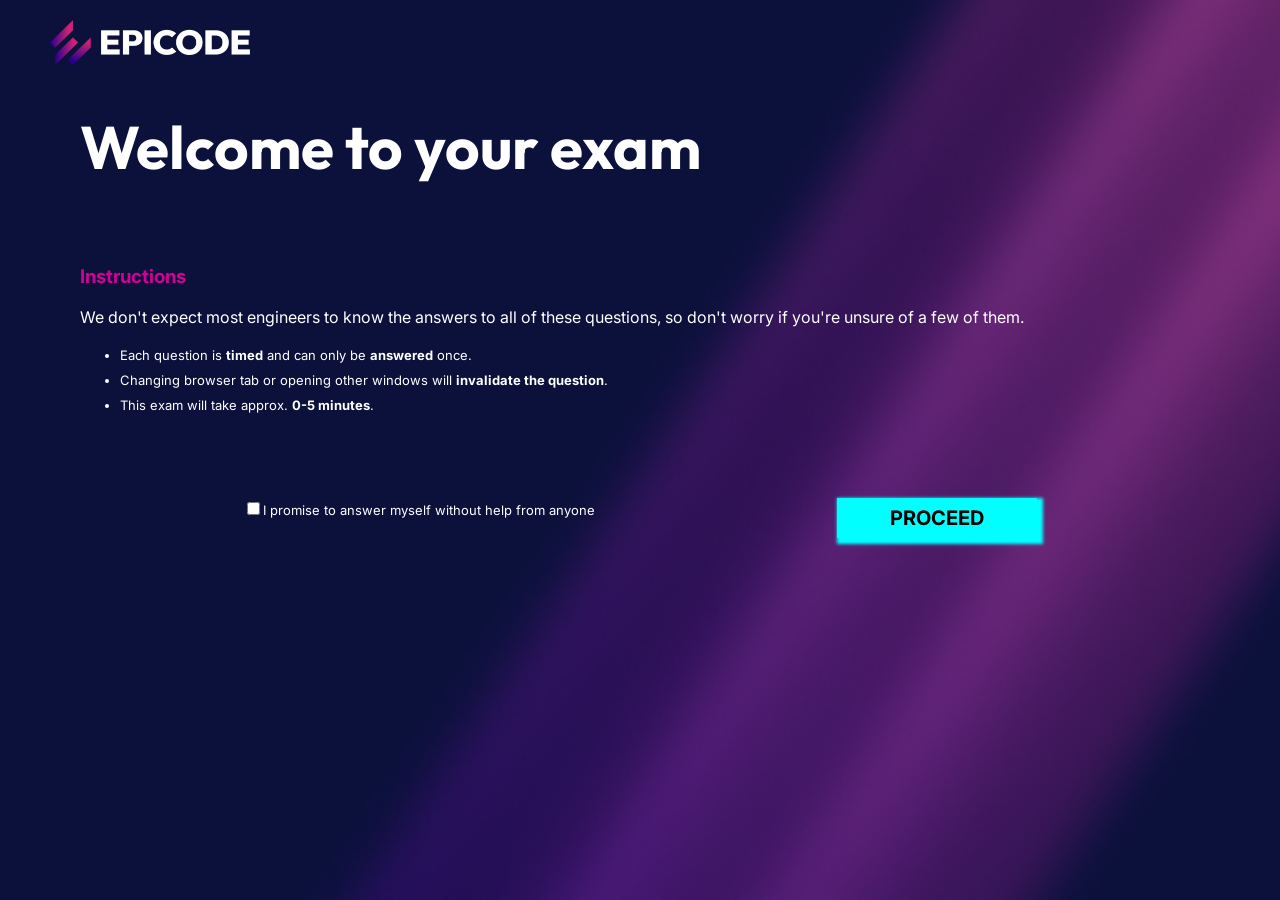
<file: Build Week 1/index.html>
<!DOCTYPE html>
<html lang="en">
<head>
    <meta charset="UTF-8">
    <meta name="viewport" content="width=device-width, initial-scale=1.0">
    <title>Epicode benchmark</title>
    <link rel="stylesheet" href="style.css">
    <style>
        @import url('https://fonts.googleapis.com/css2?family=Inter:wght@400;700&family=Outfit:wght@400;700&display=swap');
    </style>
</head>
<body>

<img class="logo" src="./assets/epicode_logo.png" alt="epicode logo">
    
    <script src="data.js"></script>
    <script src="script.js"></script>
</body>
</html>
</file>
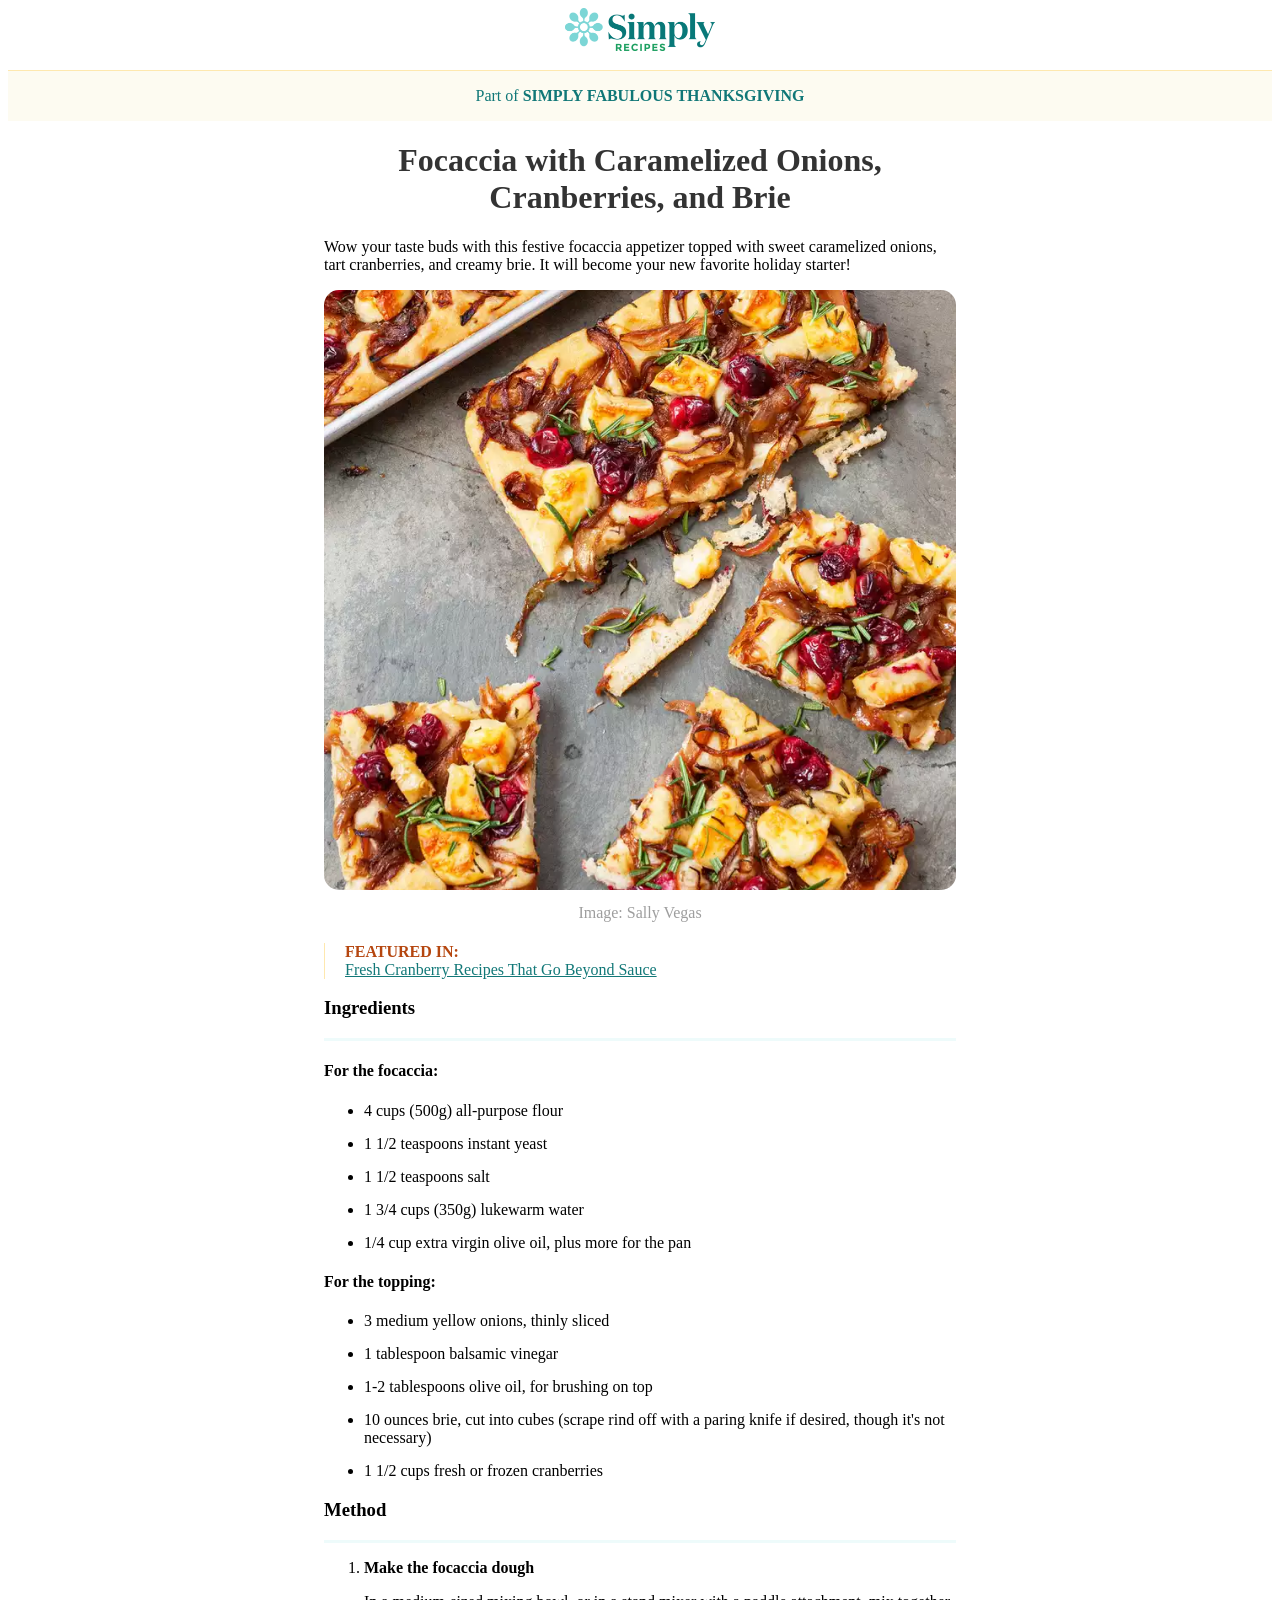
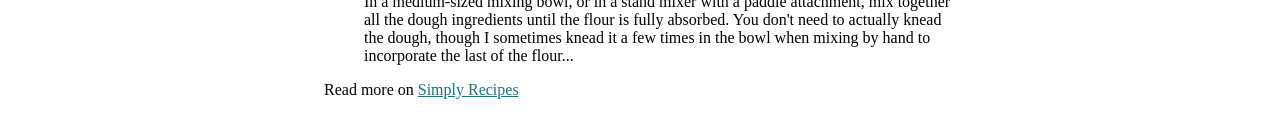
<file: M1/Week1/D1-ricetta/index.html>
<!DOCTYPE html>
<html lang="en">
<head>
    <meta charset="UTF-8">
    <meta name="viewport" content="width=device-width, initial-scale=1.0">
    <title>Documento M1</title>
    <link rel="stylesheet" href="style.css">
</head>
<body>

    <!-- primo elemento da creare: la navbar, che ha due contenitori-->
    <div>
        <nav class="navbar">
            <div>
                <img class="logo" src="./assets/logo.png" alt="logo di Simply Recipes">
            </div>
            <div class="subtitle">
                <p>Part of <span><strong>SIMPLY FABULOUS THANKSGIVING</strong></span></p>
            </div>
        </nav>
    </div>

    <!-- elemento main: solo uno-->
    <main>
        <!-- devo centrare il main come prima cosa-->

        <div class="container">
            <!-- racchiudere in un div per poter applicare la larghezze del 50% *rispetto* al main-->
            <h1>
                Focaccia with Caramelized Onions,<br> Cranberries, and Brie
            </h1>
            <p>
                Wow your taste buds with this festive focaccia appetizer topped with sweet caramelized onions, tart cranberries, and creamy brie. It will become your new favorite holiday starter!
            </p>

            <!-- meglio non mettere l'immagine nello stesso div del titolo, così anche da usare <figure> -->
            <figure><!-- indica un'immagine con caption-->
                <img src="./assets/focaccia.webp" alt="focaccia">
                <figcaption>Image: Sally Vegas</figcaption>
            </figure>
            
            <div class="link-container">
                <h4>FEATURED IN:<br></h4>
                <a href="#">Fresh Cranberry Recipes That Go Beyond Sauce</a>
            </div>
        </div>

        <div class="container">

            <div class="ingredients">
                <h3>Ingredients</h3>
            </div>
            <!-- "for the focaccia" e "for the topping" sono due liste diverse, quindi meglio separarli in due div -->
            <div>
                <h4>For the focaccia:</h4>
                <ul>
                 <li>4 cups (500g) all-purpose flour</li>
                 <li>1 1/2 teaspoons instant yeast</li>
                 <li>1 1/2 teaspoons salt</li>
                 <li>1 3/4 cups (350g) lukewarm water</li>
                 <li>1/4 cup extra virgin olive oil, plus more for the pan</li>
                </ul>
            </div>
                
            <div>
                <h4>For the topping:</h4>
                <ul>
                    <li>3 medium yellow onions, thinly sliced</li>
                    <li>1 tablespoon balsamic vinegar</li>
                    <li>1-2 tablespoons olive oil, for brushing on top</li>
                    <li>10 ounces brie, cut into cubes (scrape rind off with a paring knife if desired, though it's not necessary)</li>
                    <li>1 1/2 cups fresh or frozen cranberries</li>
                </ul>
            </div>
    
            <div class="method">
                <h3>Method</h3>
            </div>
                <ol>
                    <li><strong>Make the focaccia dough</strong></li>
                    <p>In a medium-sized mixing bowl, or in a stand mixer with a paddle attachment, mix together all the dough ingredients until the flour is fully absorbed. You don't need to actually knead the dough, though I sometimes knead it a few times in the bowl when mixing by hand to incorporate the last of the flour...</p>
                </ol>                
                <p>Read more on <span><a href="#">Simply Recipes</a></span></p>
            


        </div>
        
    </main>

</body>
</html>
</file>
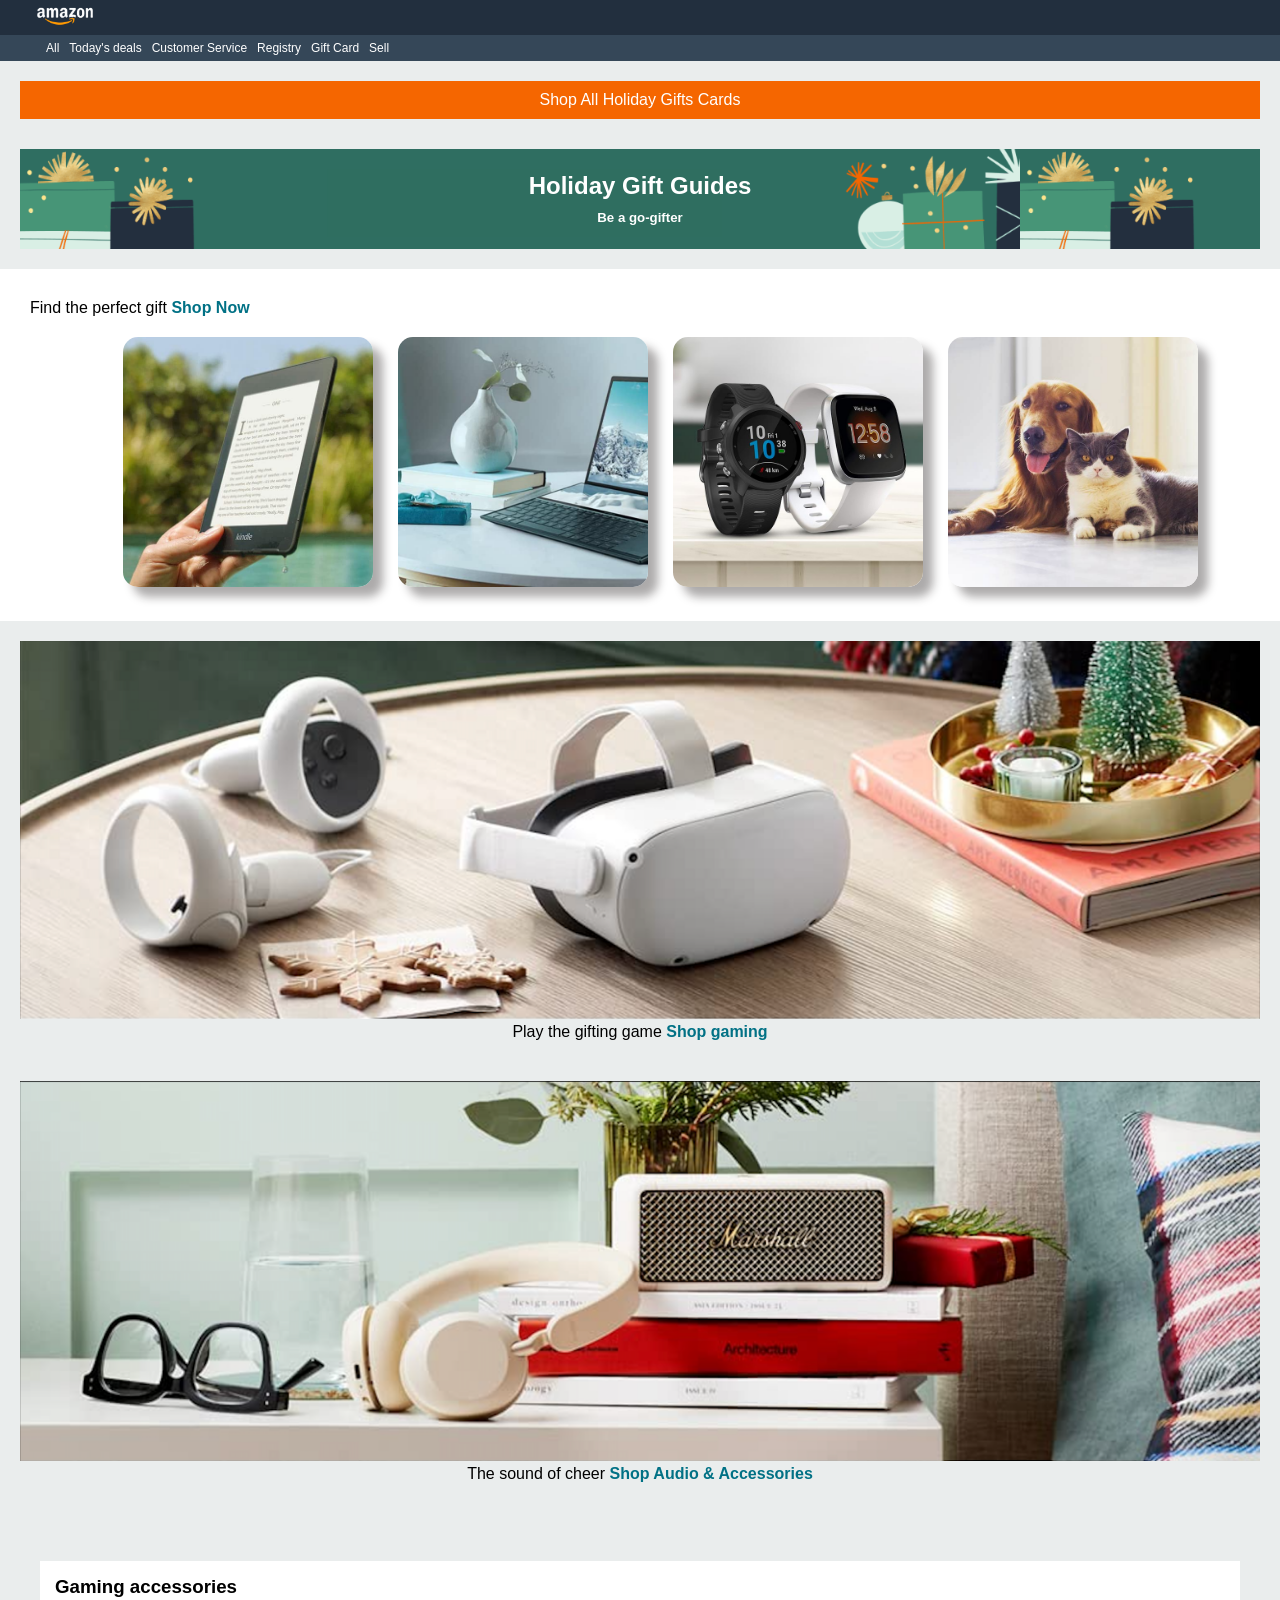
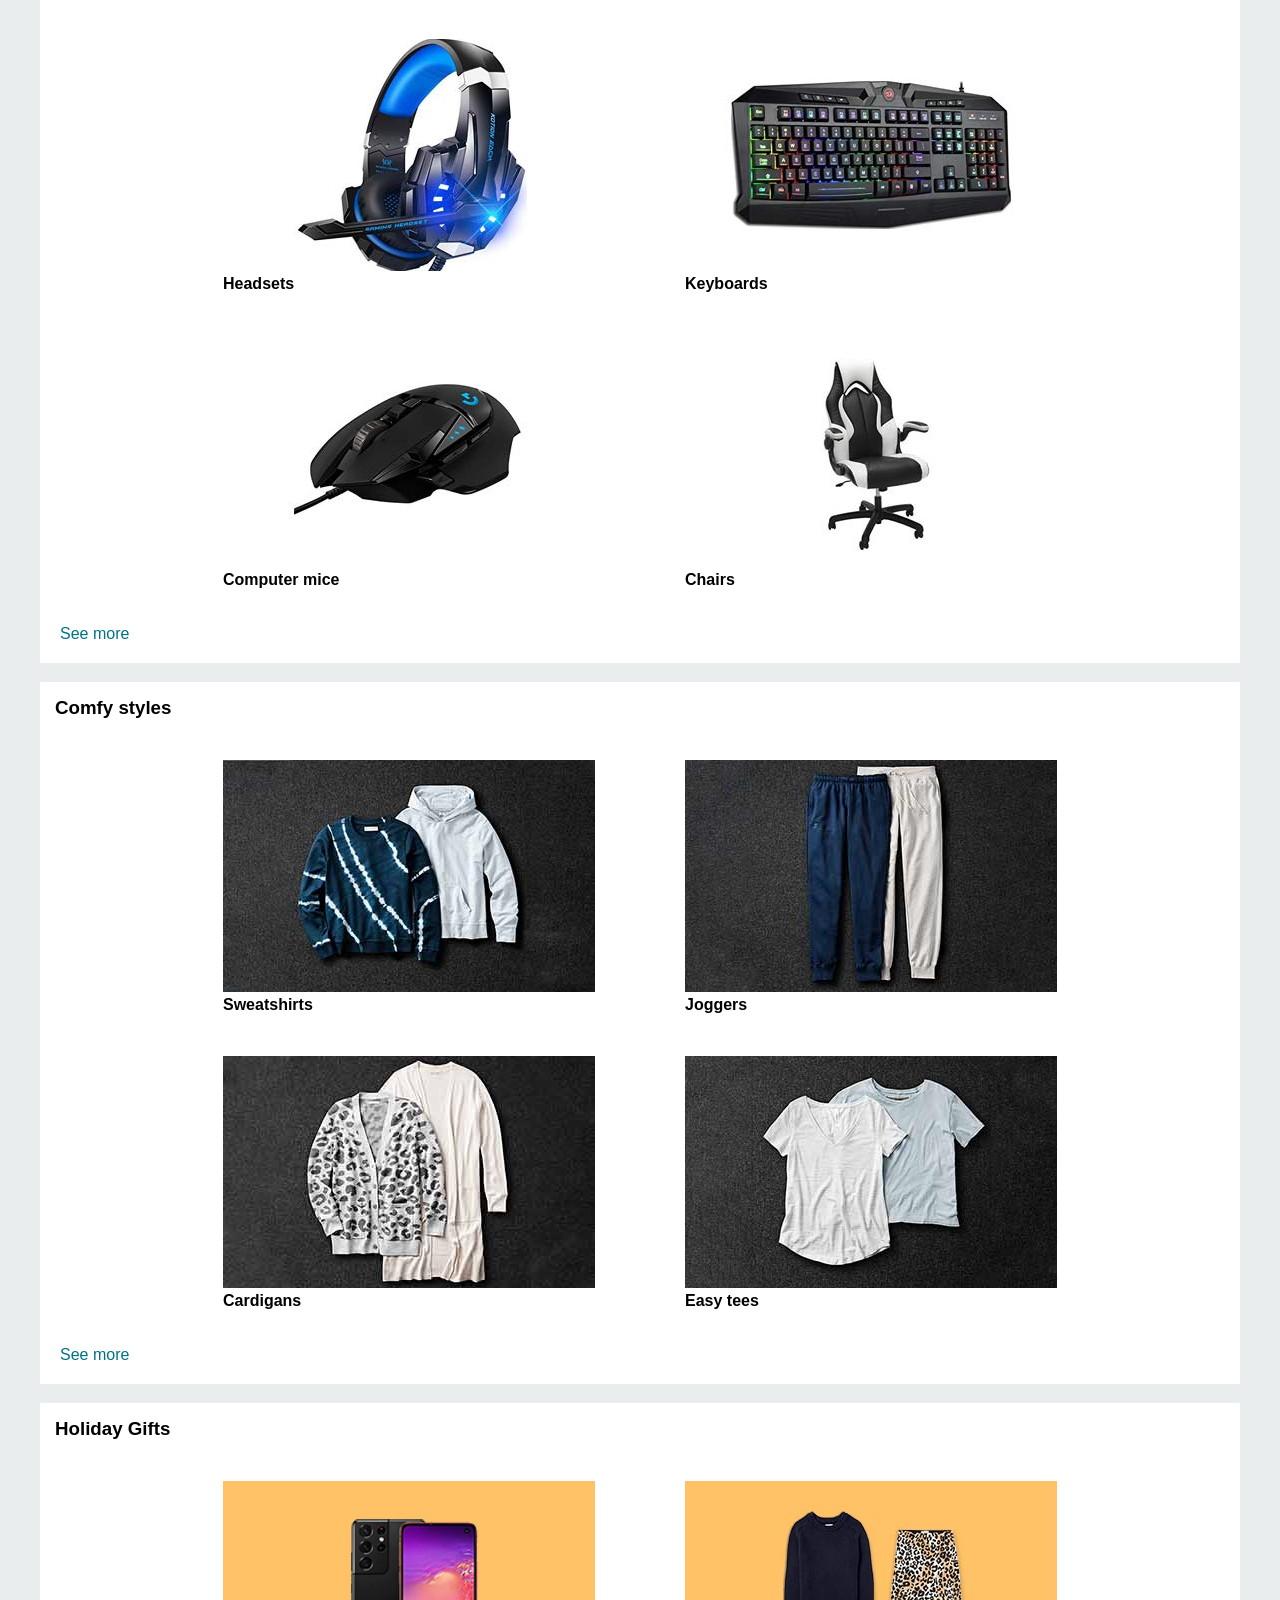
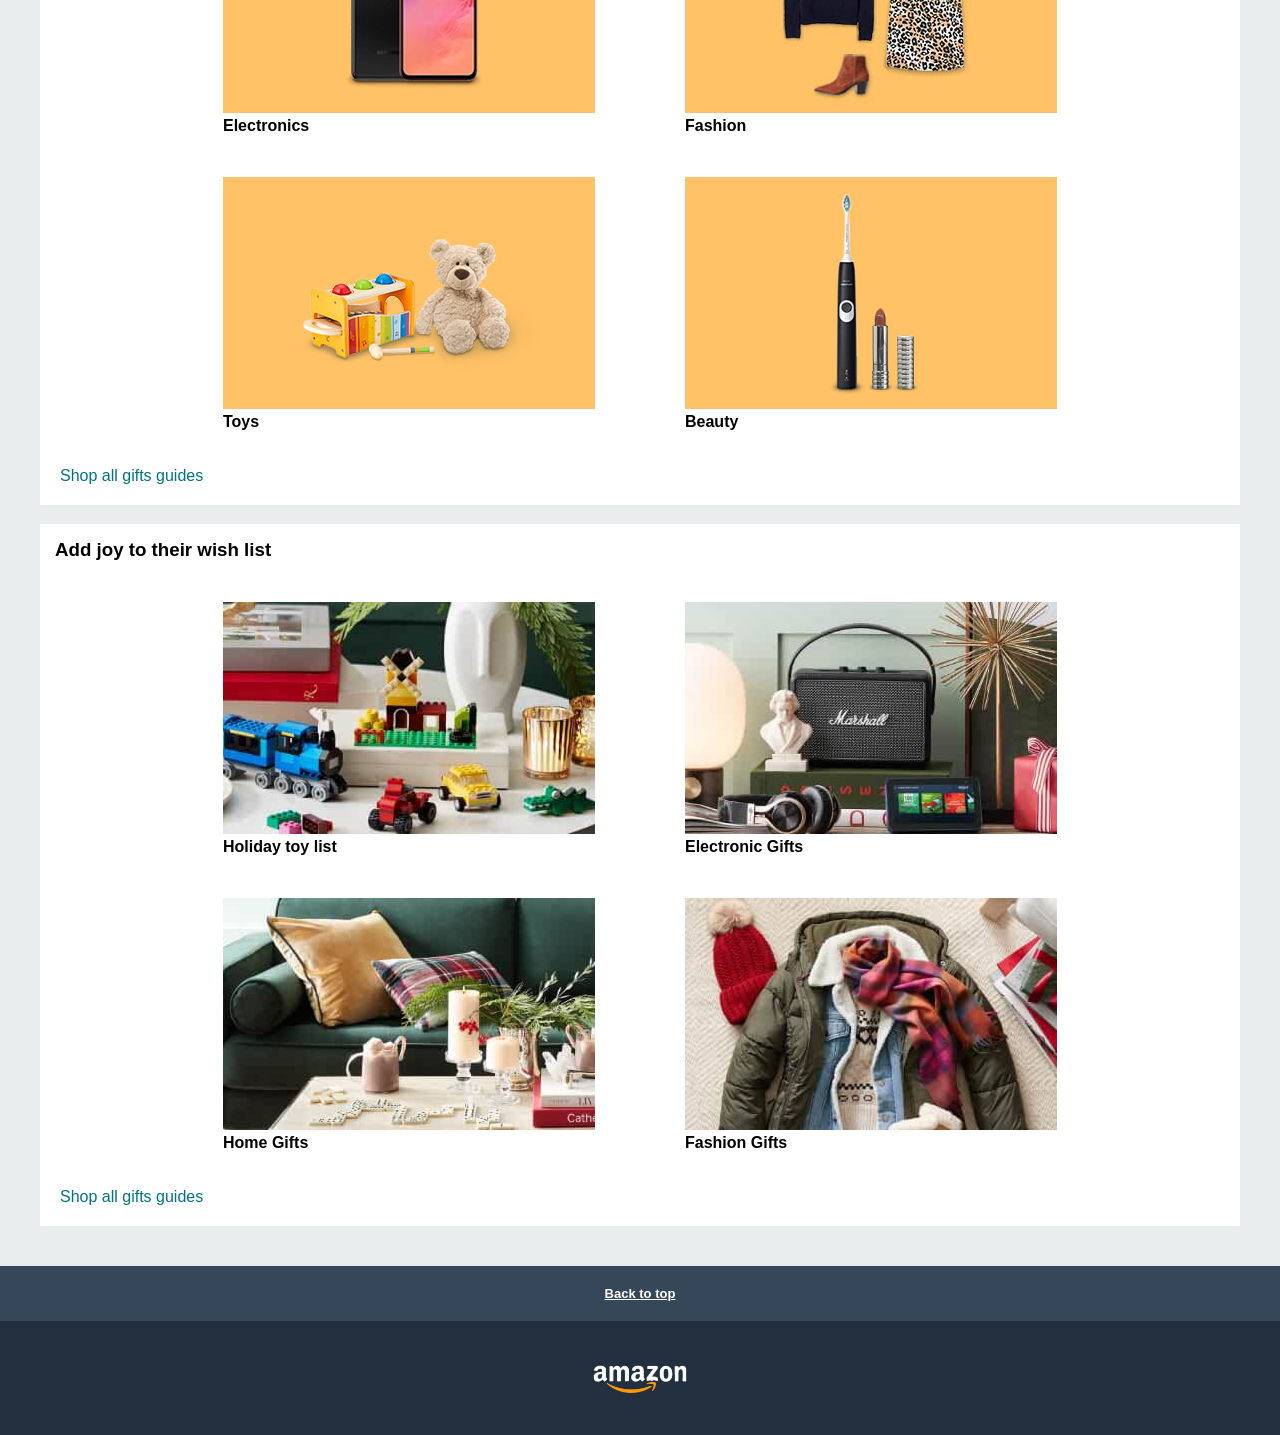
<file: M1/Week1/D4-amazon/index.html>
<!DOCTYPE html>
<html lang="en">
<head>
    <meta charset="UTF-8">
    <meta name="viewport" content="width=device-width, initial-scale=1.0">
    <link rel="stylesheet" href="style.css">
    <title>Amazon</title>
</head>
<body>
    <nav class="navbar">
        <div class="nav-logo">
            <img src="./assets/logo.png" alt="logo amazon">
        </div>
        <!-- shortcut: ul>li*6 e poi TAB -->
        <div class="nav-menu">
            <ul class="navbar-links">
                <li>All</li>
                <li>Today's deals</li>
                <li>Customer Service</li>
                <li>Registry</li>
                <li>Gift Card</li>
                <li>Sell</li>
            </ul>
        </div>
    </nav>

    <header class="spacing banner">
        <div>
            <h4>Shop All Holiday Gifts Cards</h4>
        </div>
        <div class="banner-logoContainer">
            <div class="banner-text"><h2>Holiday Gift Guides</h2><h5>Be a go-gifter</h5></div>
        </div>
    </header>

    <main>
        <!-- la sezione 1 ha un padding -->
        <section class="gift-ideas spacing">
            <div class="gift-ideas-text">Find the perfect gift <span><strong>Shop Now</strong></span></div>
            <div class="gift-ideas-container">
                <div>
                    <img class="product-image" src="./assets/img_1.jpg">
                </div>
                <div><img class="product-image" src="./assets/img_2.jpg"></div>
                <div><img class="product-image" src="./assets/img_3.jpg"></div>
                <div><img class="product-image" src="./assets/img_4.jpg"></div>
            </div>
        </section>

        <section class="second-section spacing">
            <div>
                <img src="./assets/img_9.png" alt="visore">
            </div>
            <div class="second-section-text">Play the gifting game <span><strong>Shop gaming</strong></span></div>
        </section>

        <section class="second-section spacing">
            <div>
                <img src="./assets/img_10.png" alt="cuffie">
            </div>
            <div class="second-section-text">The sound of cheer <span><strong>Shop Audio & Accessories</strong></span></div>
        </section>

        <section class="extra spacing">
            <div class="other-ideas spacing">
                <div class="other-ideas-container">
                    <div><h3>Gaming accessories</h3></div>
                    <div class="other-ideas-container-img">
                        <figure>
                            <img src="./assets/img_15.jpg">
                            <figcaption>Headsets</figcaption>
                        </figure>
                        <figure>
                            <img src="./assets/img_16.jpg">
                            <figcaption>Keyboards</figcaption>
                        </figure>
                        <figure>
                            <img src="./assets/img_17.jpg">
                            <figcaption>Computer mice</figcaption>
                        </figure>
                        <figure>
                            <img src="./assets/img_18.jpg">
                            <figcaption>Chairs</figcaption>
                        </figure>
                    </div>
                    <div class="extra-text spacing">See more</div>
                </div>

                <div class="other-ideas-container">
                    <div><h3>Comfy styles</h3></div>
                    <div class="other-ideas-container-img">
                        <figure>
                            <img src="./assets/img_19.jpg">
                            <figcaption>Sweatshirts</figcaption>
                        </figure>
                        <figure>
                            <img src="./assets/img_20.jpg">
                            <figcaption>Joggers</figcaption>
                        </figure>
                        <figure>
                            <img src="./assets/img_21.jpg">
                            <figcaption>Cardigans</figcaption>
                        </figure>
                        <figure>
                            <img src="./assets/img_22.jpg">
                            <figcaption>Easy tees</figcaption>
                        </figure>
                    </div>
                    <div class="extra-text spacing">See more</div>
                </div>

                <div class="other-ideas-container">
                    <div><h3>Holiday Gifts</h3></div>
                    <div class="other-ideas-container-img">
                        <figure>
                            <img src="./assets/img_11.jpg">
                            <figcaption>Electronics</figcaption>
                        </figure>
                        <figure>
                            <img src="./assets/img_12.jpg">
                            <figcaption>Fashion</figcaption>
                        </figure>
                        <figure>
                            <img src="./assets/img_13.jpg">
                            <figcaption>Toys</figcaption>
                        </figure>
                        <figure>
                            <img src="./assets/img_14.jpg">
                            <figcaption>Beauty</figcaption>
                        </figure>
                    </div>
                    <div class="extra-text spacing">Shop all gifts guides</div>
                </div>

                <div class="other-ideas-container">
                    <div><h3>Add joy to their wish list</h3></div>
                    <div class="other-ideas-container-img">
                        <figure>
                            <img src="./assets/img_24.jpg">
                            <figcaption>Holiday toy list</figcaption>
                        </figure>
                        <figure>
                            <img src="./assets/img_25.jpg">
                            <figcaption>Electronic Gifts</figcaption>
                        </figure>
                        <figure>
                            <img src="./assets/img_26.jpg">
                            <figcaption>Home Gifts</figcaption>
                        </figure>
                        <figure>
                            <img src="./assets/img_27.jpg">
                            <figcaption>Fashion Gifts</figcaption>
                        </figure>
                    </div>
                    <div class="extra-text spacing">Shop all gifts guides</div>
                </div>
            </div>
        </section>
    </main>

    <footer>
        <div class="footer-link spacing">
            <a href="#">Back to top</a>
        </div>
        <div class="footer-logo">
            <img src="./assets/logo.png">
        </div>
    </footer>
</body>
</html>
</file>
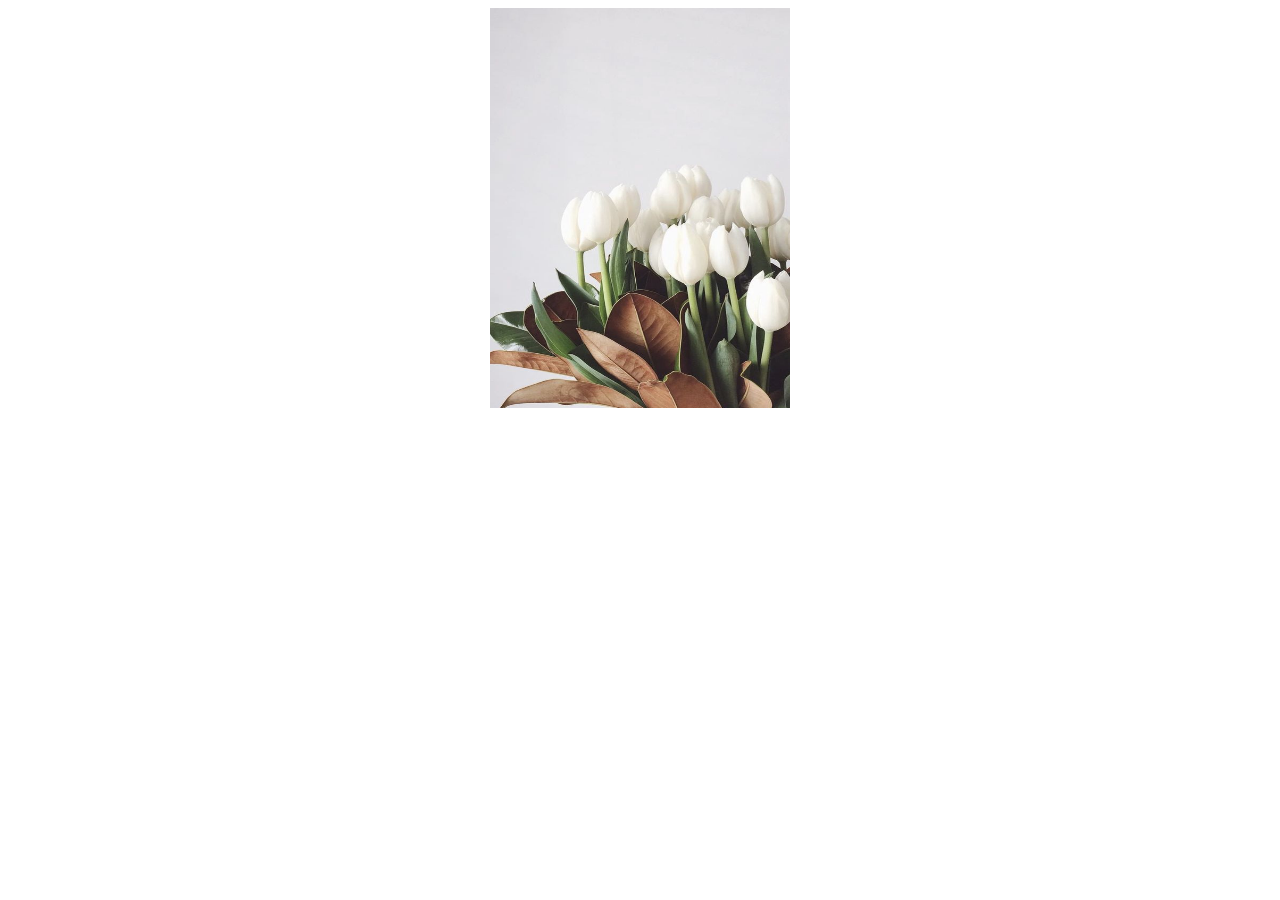
<file: M1/Week2/D1-pinterest/index.html>
<!DOCTYPE html>
<html lang="en">
<head>
    <meta charset="UTF-8">
    <meta name="viewport" content="width=device-width, initial-scale=1.0">
    <title>Pinterest</title>
    <link rel="stylesheet" href="https://cdnjs.cloudflare.com/ajax/libs/font-awesome/6.4.2/css/all.min.css" integrity="sha512-z3gLpd7yknf1YoNbCzqRKc4qyor8gaKU1qmn+CShxbuBusANI9QpRohGBreCFkKxLhei6S9CQXFEbbKuqLg0DA==" crossorigin="anonymous" referrerpolicy="no-referrer" />
    <link rel="stylesheet" href="style.css">
</head>

<body>
    <!-- il padre è contenitore relative, il figlio un contenitore absolute -->
    <div class="card">
        <img src="./assets/tulips.jpg" alt="tulips">
        <div class="button-container">
            <button class="save-button">Save</button>
        </div>
        <div class="share-buttons">
            <button class="grey-button"><i class="fa-solid fa-arrow-up-right-from-square"></i> wholeblossom.com</button>
            <button class="grey-button"><i class="fa-solid fa-arrow-up-from-bracket"></i></button>
            <button class="grey-button"><i class="fa-solid fa-ellipsis"></i></button>
        </div>
    </div>
</body>
</html>
</file>
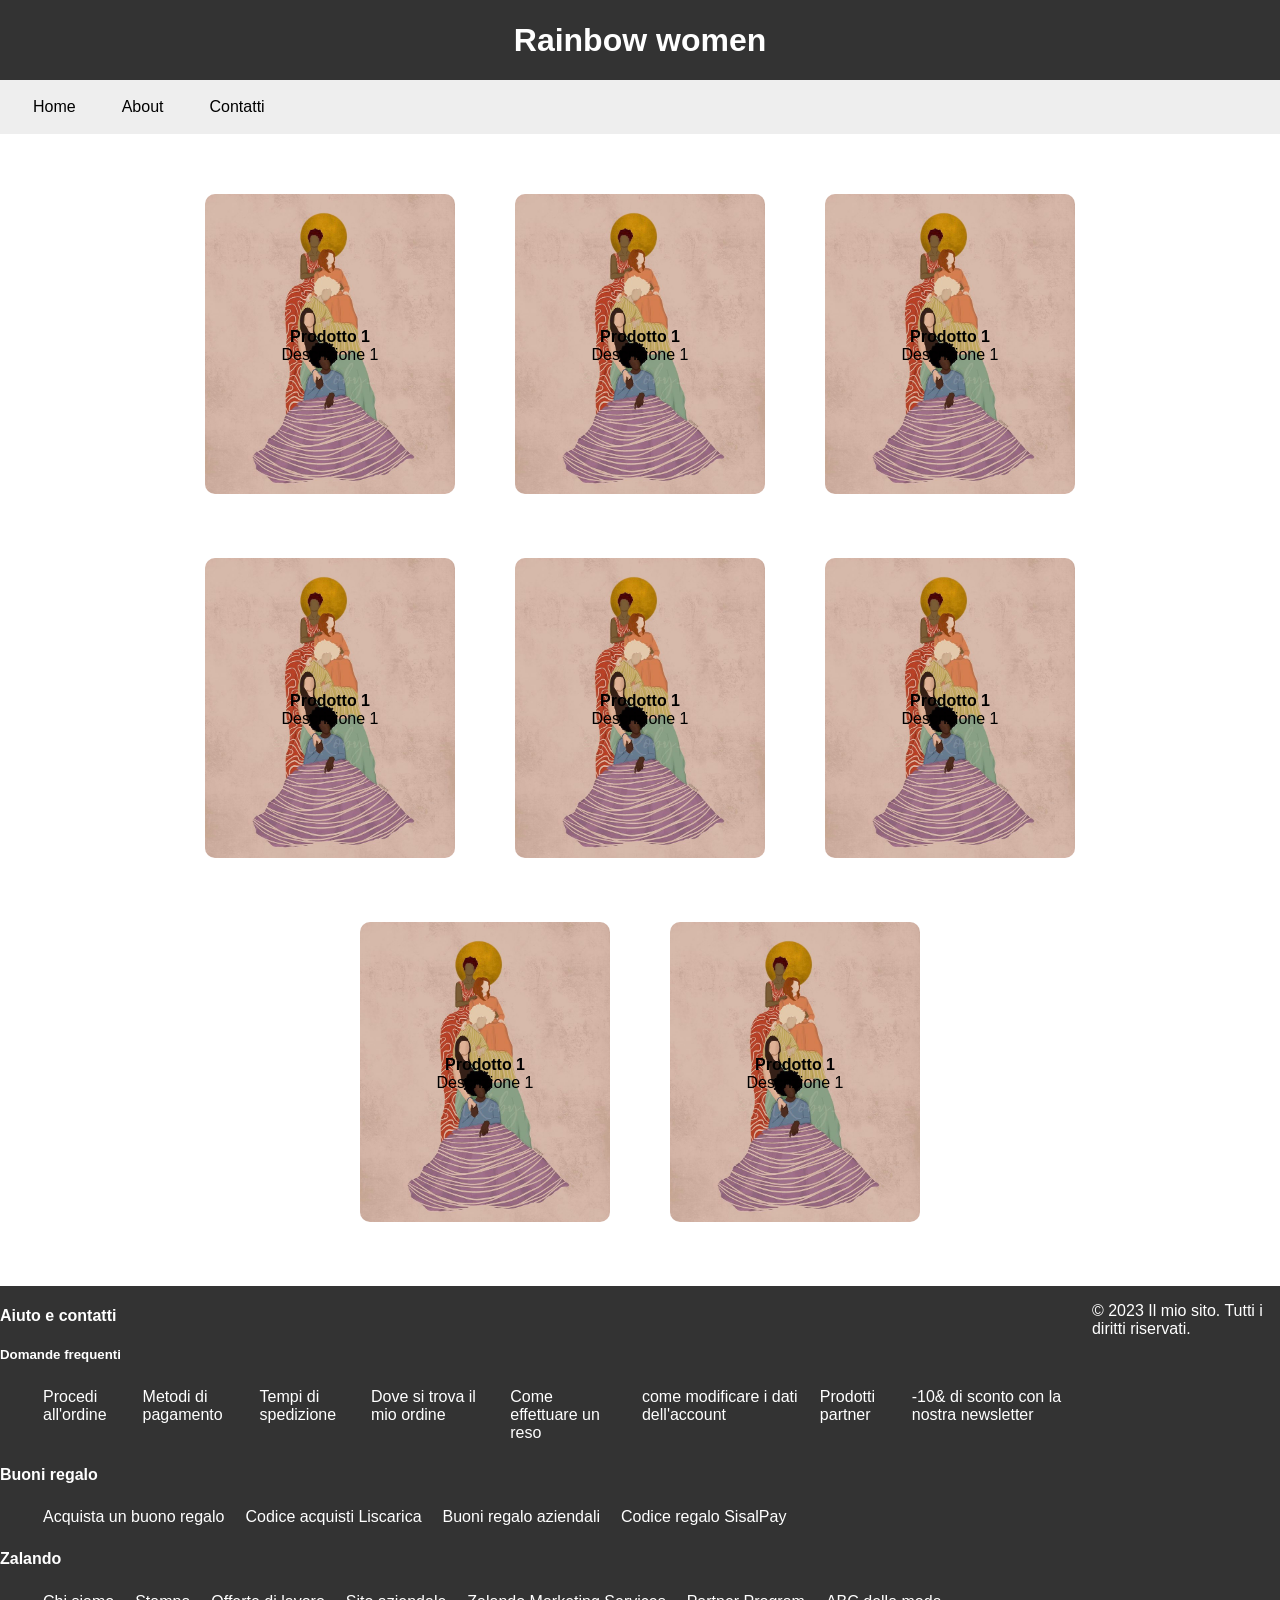
<file: M1/Week2/D3/index.html>
<!DOCTYPE html>
<html lang="en">
<head>
    <meta charset="UTF-8">
    <meta name="viewport" content="width=device-width, initial-scale=1.0">
    <title>Rainbow women</title>
    <link rel="stylesheet" href="style.css">
</head>
<body>

    <header>
        <div class="nav-title">
            <h1>Rainbow women</h1>
        </div>
    </header>
    
    <nav>
        <div class="navbar-links">
            <ul>
                <li>Home</li>
                <li>About</li>
                <li>Contatti</li>
            </ul>
        </div>
    </nav>

    <main>
        <section>
            <div class="product">
                <figure>
                    <img src="./assets/rainbow women.jpg" alt="women">
                </figure>
                <div class="figure-text">
                    <h4>Prodotto 1</h4>
                    <p>Descrizione 1</p>
                </div>
            </div>
            <div class="product">
                <figure>
                    <img src="./assets/rainbow women.jpg" alt="women">
                </figure>
                <div class="figure-text">
                    <h4>Prodotto 1</h4>
                    <p>Descrizione 1</p>
                </div>
            </div>
            <div class="product">
                <figure>
                    <img src="./assets/rainbow women.jpg" alt="women">
                </figure>
                <div class="figure-text">
                    <h4>Prodotto 1</h4>
                    <p>Descrizione 1</p>
                </div>
            </div>
            <div class="product">
                <figure>
                    <img src="./assets/rainbow women.jpg" alt="women">
                </figure>
                <div class="figure-text">
                    <h4>Prodotto 1</h4>
                    <p>Descrizione 1</p>
                </div>
            </div>
            <div class="product">
                <figure>
                    <img src="./assets/rainbow women.jpg" alt="women">
                </figure>
                <div class="figure-text">
                    <h4>Prodotto 1</h4>
                    <p>Descrizione 1</p>
                </div>
            </div>
            <div class="product">
                <figure>
                    <img src="./assets/rainbow women.jpg" alt="women">
                </figure>
                <div class="figure-text">
                    <h4>Prodotto 1</h4>
                    <p>Descrizione 1</p>
                </div>
            </div>
            <div class="product">
                <figure>
                    <img src="./assets/rainbow women.jpg" alt="women">
                </figure>
                <div class="figure-text">
                    <h4>Prodotto 1</h4>
                    <p>Descrizione 1</p>
                </div>
            </div>
            <div class="product">
                <figure>
                    <img src="./assets/rainbow women.jpg" alt="women">
                </figure>
                <div class="figure-text">
                    <h4>Prodotto 1</h4>
                    <p>Descrizione 1</p>
                </div>
            </div>
        </section>
    </main>

    <footer>
        <div class="useful-links">
            <div class="FAQ">
                <h4>Aiuto e contatti</h4>
                <h5>Domande frequenti</h5>
                <ul>
                    <li>Procedi all'ordine</li>
                    <li>Metodi di pagamento</li>
                    <li>Tempi di spedizione</li>
                    <li>Dove si trova il mio ordine</li>
                    <li>Come effettuare un reso</li>
                    <li>come modificare i dati dell'account</li>
                    <li>Prodotti partner</li>
                    <li>-10& di sconto con la nostra newsletter</li>
                </ul>
            </div>
            <div class="FAQ">
                <h4>Buoni regalo</h4>
                <ul>
                    <li>Acquista un buono regalo</li>
                    <li>Codice acquisti Liscarica</li>
                    <li>Buoni regalo aziendali</li>
                    <li>Codice regalo SisalPay</li>
                </ul>
            </div>
            <div class="FAQ">
                <h4>Zalando</h4>
                <ul>
                    <li>Chi siamo</li>
                    <li>Stampa</li>
                    <li>Offerte di lavoro</li>
                    <li>Sito aziendale</li>
                    <li>Zalando Marketing Services</li>
                    <li>Partner Program</li>
                    <li>ABC della moda</li>
                </ul>
            </div>
        </div>
        <p>© 2023 Il mio sito. Tutti i diritti riservati.</p>
        
    </footer>
</body>
</html>
</file>
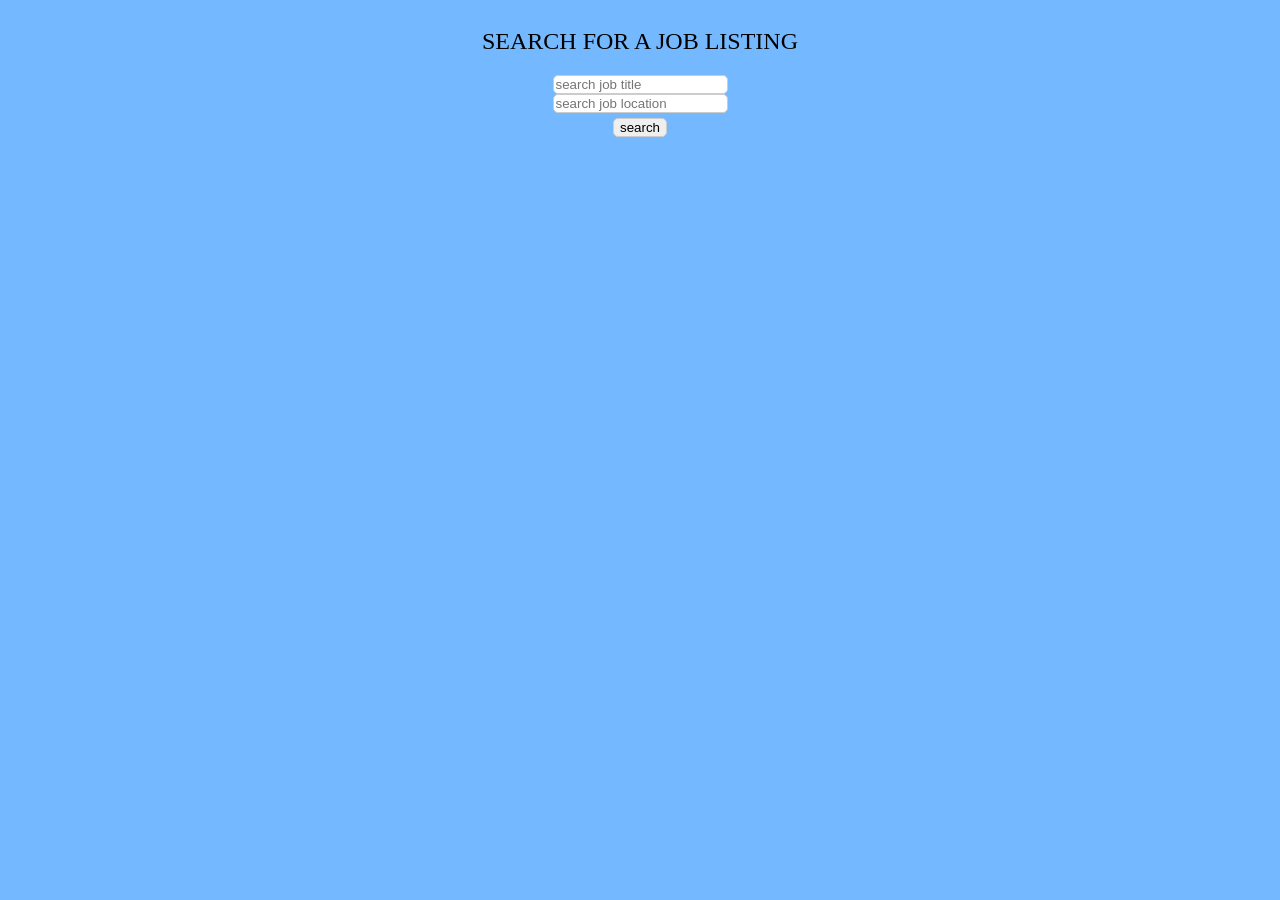
<file: M2/Week4/D1 - consegna/index.html>
<!DOCTYPE html>
<html lang="en">
<head>
    <meta charset="UTF-8">
    <meta name="viewport" content="width=device-width, initial-scale=1.0">
    <title>Job search</title>
    <link rel="stylesheet" href="style.css">
</head>
<body>

    <h2>SEARCH FOR A JOB LISTING</h2>


    <form id="form">
        <input type="text" placeholder="search job title" id="searchJob">
        <input type="text" placeholder="search job location" id="searchPlace">

        <button type="submit">search</button>
    </form>

    <script src="data.js"></script>
    <script src="script.js"></script>
</body>
</html>
</file>
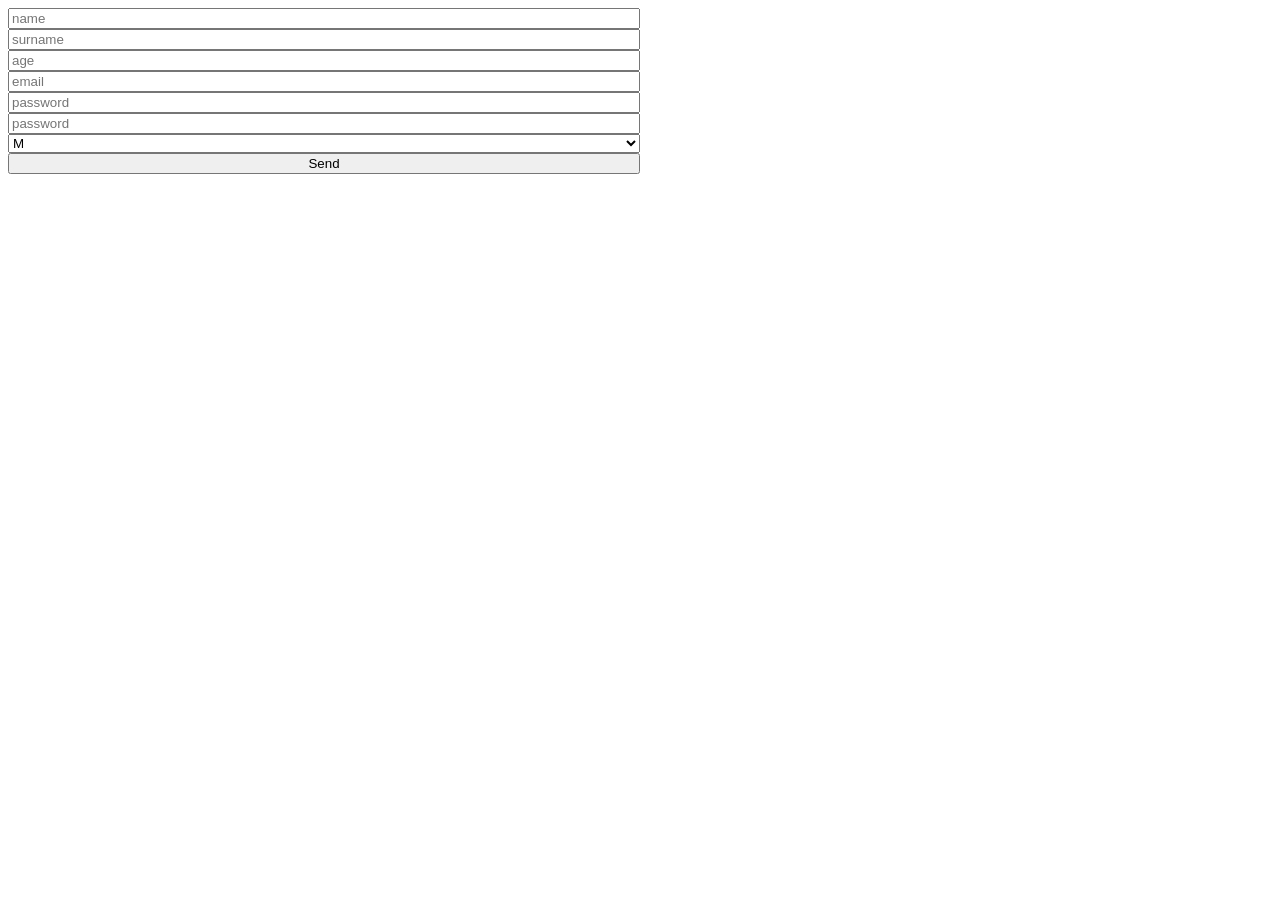
<file: M2/Week4/D2/index.html>
<!DOCTYPE html>
<html lang="en">
<head>
    <meta charset="UTF-8">
    <meta name="viewport" content="width=device-width, initial-scale=1.0">
    <title>Form registrazione utente</title>
    <link rel="stylesheet" href="style.css">
</head>
<body>
    
    <form id="registratioForm">
        <input type="text" placeholder="name" id="nameField">
        <input type="text" placeholder="surname" id="surnameField">
        <input type="number" placeholder="age" id="ageField">
        <input type="email" placeholder="email" id="emailField">
        <input type="password" placeholder="password" id="passwordField">
        <input type="password" placeholder="password" id="checkPasswordField">
        <select name="gender" id="genderField">
            <option value="M">M</option>
            <option value="F">F</option>
            <option value="X">X</option>
        </select>
        <button type="submit">Send</button>

    </form>

<script src="script.js"></script>

</body>
</html>
</file>
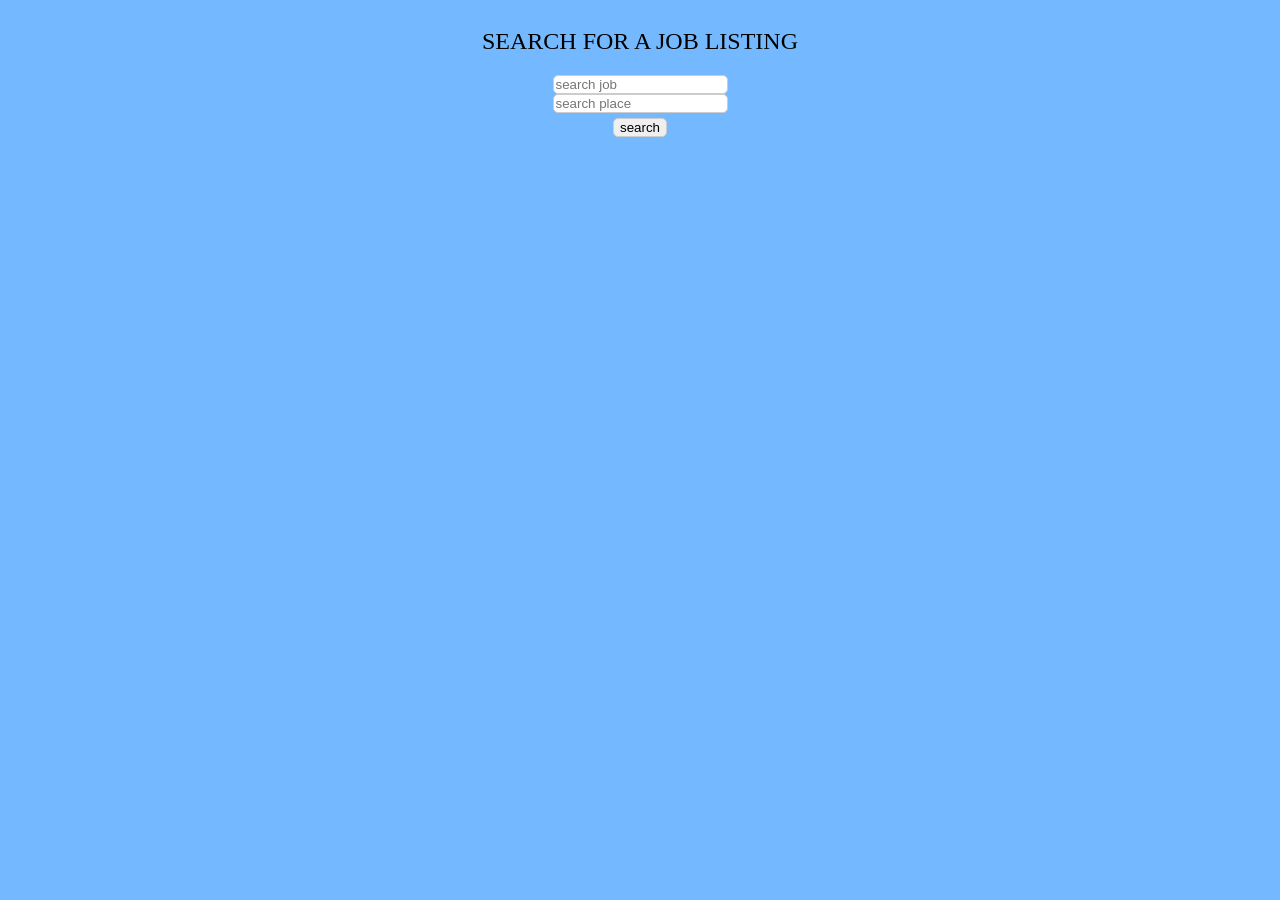
<file: M2/Week4/D3 - D1 commentato/index.html>
<!DOCTYPE html>
<html lang="en">
<head>
    <meta charset="UTF-8">
    <meta name="viewport" content="width=device-width, initial-scale=1.0">
    <title>Job search</title>
    <link rel="stylesheet" href="style.css">
</head>
<body>

    <h2>SEARCH FOR A JOB LISTING</h2>


    <form id="form">
        <input type="text" placeholder="search job" id="searchJob">
        <input type="text" placeholder="search place" id="searchPlace">

        <button type="submit">search</button>
    </form>

    <script src="data.js"></script>
    <script src="script.js"></script>
</body>
</html>
</file>
<file: Build Week 1/style.css>
body {
    background-image: url("./assets/bg.jpg");
    background-size: cover;
    height: 100vh;
    padding: 0;
    margin: 0;

}

.logo {
    width: 200px;
    height: 45px;
    margin: 20px 0 0 50px;
}

.main-div {
    display: flex;
    flex-direction: column;
    justify-content: center;
    align-items: center;
    margin: 80px;
}

/* Welcome page CSS*/
.welcome-h1 {
    color: white;
    font-family: 'Outfit', sans-serif;
    font-size: 60px;
    margin: 40px 0 40px 80px;
}

#instructionsDiv {
    margin: 80px;
}

.instructions-h3 {
    color: #d20094;
    font-family: 'Inter', sans-serif;
}

p {
    font-family: 'Inter', sans-serif;
    color: white;
    font-size: 16px;
}

li,
.proceed-chechbox {
    color: white;
    font-size: small;
    font-family: 'Inter', sans-serif;
    line-height: 25px;
}

.proceed-container {
    display: flex;
    flex-direction: row;
    justify-content: space-evenly;
    text-align: center;
}

#checkboxId {
    background-color: #0C113B;
    accent-color: #00ffff;
    border: 1px solid white;
}

.proceed-button {
    background-color: #00ffff;
    border: none;
    width: 200px;
    height: 40px;
    box-shadow: 3px 3px 3px 3px rgb(0,255,255);
    font-family: 'Inter', sans-serif;
    font-size: 20px;
    font-weight: bold;
}


/* Questions page CSS */
h2 {
    color: white;
    font-family: 'Outfit', sans-serif;
    font-size: 60px;
    margin: 0 0 50px 0;
    text-align: center;
}

form {
    width: 600px;
    height: 150px;

}

.answers-div {
    display: flex;
    flex-wrap: wrap;
    justify-content: space-around;
    gap: 10px;
}

.answer-container {
    border: 1px solid white;
    width: calc(40%);
    height: 50px;
    display: flex;
    justify-content: center;
    align-items: center;
}

.answer-container:hover {
    background-color: #d20094;
    --edge-light: hsla(0, 0%, 50%, 1);
    text-shadow: 0px 0px 10px var(--text-light);
    box-shadow: inset 0.4px 1px 4px var(--edge-light),
        2px 4px 8px hsla(0, 0%, 0%, 0.295);
    transform: scale(1.1);
}

.isActive {
    background-color: #d20094;
}


.answer-container label {
    cursor: pointer;
    text-align: center;
    padding: 0;
    color: white;
    font-family: 'Inter', sans-serif;
    font-size: 16px;
    padding: 0;
}

input[type=radio] {
    display: none;
}


h4 {
    color: white;
    font-family: 'Inter', sans-serif;
    text-align: center;
    letter-spacing: 3px;
    font-weight: 100;
}

h4 span {
    color: #d20094;
}

#submit {
    background-color: #00ffff;
    border: none;
    width: 600px;
    height: 50px;
    font-weight: bold;
    letter-spacing: 3px;
}

#submit:hover{
    background: linear-gradient(180deg, rgba(210, 0, 148, 1) 0%, rgba(144, 0, 128, 1) 100%);
    color: white;
    --edge-light: hsla(0, 0%, 50%, 1);
    text-shadow: 0px 0px 10px var(--text-light);
    box-shadow: inset 0.4px 1px 4px var(--edge-light),
        2px 4px 8px hsla(0, 0%, 0%, 0.295);
    transform: scale(1.1);
}

.timer-box {
    display: flex;
    justify-content: center;
    align-items: center;
    border: 8px solid #00ffff;
    border-radius: 50%;
    height: 50px;
    width: 50px;
    color: white;
    position: absolute;
    top: 60px;
    right: 60px;

}

/* Final results CSS */
.results-div {
    margin: 80px;
    text-align: center;
}

.results-h3 {
    color: white;
    font-family: 'Outfit', sans-serif;
    font-size: 30px;
}
</file>
<file: M1/Week1/D1-ricetta/style.css>
body {
    font-family: Cambria, serif;
}

a {
    color: #127878;
}

/* li giustifico in verticale e in orizzontale */
.navbar {
    display: flex;
    flex-direction: column;
    justify-content: center;
    align-items: center;
    gap: 15px;
}

.logo {
    width: 150px;
}

.subtitle {
    background-color: #fdfbf1;
    width: 100%;
    text-align: center;
    color: #107777;
    border-top: 1px solid #fee8af;
}

main {
    display: flex;
    flex-direction: column;
    justify-content: center;
    align-items: center;
    width: 100%;
}
/* questo elemento *contiene* la parte del testo, che è al 50% del main */
.container {
    width: 50%;
}

.container h1 {
    text-align: center;
    color: #333333;
    padding: 0px 40px 0px 40px;
}

.container img {
    max-height: 600px;
    width: 100%; /* larghezza full, ovvero tutto il riquadro */
    object-fit: cover;  /* usare una "porzione" dell'immagine */
    border-radius: 15px;
}

/* il tag figure ha dei margini arbitrari; se mi serve dovrò quindi settarli a 0, come in questo caso */
figure {
    padding: 0px;
    margin: 0px;
}

figcaption {
    text-align: center;
    color: #9e9e9e;
    margin-top: 10px;
}

.link-container {
    border-left: 1px solid #fee8af;
    padding-left: 20px;
    margin-top: 15px;
}

.link-container h4 {
    color: #b5460f;
    margin-bottom: 0px;
}

.ingredients, .method {
    border-bottom: 3px solid #eefbfb;
}

ul {
    display: flex;
    flex-direction: column;
    gap: 15px;
}
</file>
<file: M1/Week1/D4-amazon/style.css>
/* per organizzare i colori e richiamarli ogni volta che mi servono*/
:root {
    --logo-bg: #222F3E;
    --nav-bg:#354758;
    --header-bg: #f56600;
    --link-color: #017185;
}

body {
    margin: 0;
    padding: 0;
    font-family: Arial, Helvetica, sans-serif;
    background-color: #EAEDED;
}

.navbar {
    background-color: var(--logo-bg);
}

.nav-logo {
    margin-left: 30px;
    padding: 5px;
}

.nav-logo img {
    width: 60px;
}

.nav-menu {
    background-color: var(--nav-bg);
    color: white;
    font-size: 12px;
}

.navbar-links  {
    list-style: none;
    display: flex;
    gap: 10px;
    margin: 0 40px 0 40px;
    padding: 6px;
}

.spacing {
    padding: 20px;
}

.banner h4 {
    background-color: var(--header-bg);
    color: white;
    padding: 10px;
    margin-top: 15px;
    margin-bottom: 15px;
    margin: 0;
    font-weight: 150;
    text-align: center;
}

.banner-logoContainer {
    background-image: url(./assets/bg-image.png);
    background-repeat: repeat;
    background-size: contain;
    min-height: 100px;
    display: flex;
    flex-direction: column;
    justify-content: center;
    align-items: center;
    margin-top: 30px;
}

.banner-image {
    width: 100%;
}

.banner-text h2,
.banner-text h5 {
    display: flex;
    flex-direction: column;
    justify-content: center;
    align-items: center;
    color: white;
    height: 100%;
    padding: 0;
    margin: 0;
}

.banner-text h2 {
    margin-bottom: 10px;
}

.gift-ideas {
    background-color: white;
    width: 100%;
}

.gift-ideas-text {
    padding: 10px;
}

.gift-ideas-text span {
    color: var(--link-color);
}

.gift-ideas-container {
    display: flex;
    flex-wrap: wrap;
    justify-content: center;
    align-items: center;
    gap: 25px;
    padding: 10px;
}

.product-image {
    width: 250px;
    border-radius: 15px;
    object-fit: cover;
    min-height: 250px;
    box-shadow: 10px 10px 10px rgba(171, 169, 169, 0.974);
}

.second-section img {
    width: 100%;
    max-height: 500px;
    object-fit: cover;
}

.second-section-text {
    text-align: center;
}

.second-section span {
    color: var(--link-color);
}

.extra {
    display: flex;
    flex-direction: row;
    flex-wrap: wrap;
}

.other-ideas-container {
    background-color: white;
}

.other-ideas-container h3 {
    padding: 15px;
    margin-bottom: 10px;
}

.other-ideas-container-img {
    display: flex;
    flex-wrap: wrap;
    justify-content: center;
    align-items: center;
    gap: 10px;
}

figcaption {
    font-weight: bold;
}

.extra-text {
    color: var(--link-color);
}

.footer-link {
    background-color: var(--nav-bg);
    text-align: center;
    font-size: small;
    font-weight: 700;
}

a:link {
    color: white;
}

a:visited {
    color: white;
}

.footer-logo {
    background-color: var(--logo-bg);
    display: flex;
    justify-content: center;
    align-items: center;
}

.footer-logo img {
    width: 100px;
    padding: 40px;
}
</file>
<file: M1/Week2/D1-pinterest/style.css>
body {
    display: flex;
    justify-content: center;
    align-items: center;
}

.card {
    display: flex;
    flex-direction: column;
    position: relative;
    width: 300px;
    height: 400px;
}

.card img {
    width: 300px;
    height: 400px;
}

.button-container {
    position: absolute;
    top: 20px;
    right: 20px;
}

.save-button {
    background-color: red;
    padding: 8px;
    border-radius: 30px;
    font-weight: bold;
    color: white;
    border: none;
}

.share-buttons {
    position: absolute;
    bottom: 10px;
    display: flex;
    justify-content: space-between;
    gap: 30px;
}

.grey-button {
    border-radius: 30px;
    padding: 8px;
    border-radius: 30px;
    font-weight: bold;
    border: none;
}

.save-button,
.share-buttons {
    opacity: 0;
}

/* Per l'hover: partono nascosti e poi al passaggio del mouse compariranno*/

/* All'hover */
.card:hover {
    opacity: 0.5;
    transition: 0.8s;
}

.card:hover .save-button,
.card:hover .share-buttons {
    display: flex;
    opacity: 1;
    transition: 0.8s;
}
</file>
<file: M1/Week2/D3/style.css>
body {
    font-family: Arial, sans-serif;
    padding: 0;
    margin: 0;
}

.nav-title {
    height: 80px;
    background-color: #333333;
    display: flex;
    justify-content: center;
    align-items: center;
}

h1 {
    font-weight: 600;
    background-color: #333333;
    color: white;
}

.navbar-links {
    background-color: #EEEEEE;
    padding: 0;
    margin: 0;
}

.navbar-links ul {
    list-style: none;
    display: flex;
    margin: 0 15px;
    padding: 15px;
    gap: 40px;
}

li {
    padding: 3px;
}

.navbar-links li:hover {
    background-color: #D5B8A9;
    padding: 3px;
    color: white;
}

section {
    display: flex;
    flex-wrap: wrap;
    justify-content: center;
    align-items: center;
    gap: 60px;
    padding: 60px;
    /* margin: 50px 30px 30px 50px; */
}

.product {
    position: relative;
}

.product img {
    height: 300px;
    width: 250px;
    border-radius: 10px;
}

figure {
    margin: 0;
    padding: 0;
}

.figure-text {
    position: absolute;
    top: 50%;
    left: 50%;
    transform: translate(-50%, -50%);
    text-align: center;
}

.figure-text h4 {
    padding: 0;
    margin: 0;
}

.figure-text p {
    padding: 0;
    margin: 0;
}

footer {
    /* height: 90px; */
    background-color: #333333;
    color: white;
    display: flex;
    /* justify-content: center;
    align-items: center; */
}

footer ul {
    display: flex;
    list-style: none;
    gap: 15px;
}

/* footer a {
    padding: 3px;
}

footer a:link {
    color: white;
  }

footer a:visited {
    color: white;
}

footer a:hover {
    background-color: #D5B8A9;
    padding: 3px;
    color: white;
} */
</file>
<file: M2/Week4/D1 - consegna/style.css>
body {
    background-color: #74b9ff;
    font-family: Cambria, Cochin, Georgia, Times, 'Times New Roman', serif;
    display: flex;
    flex-direction: column;
    justify-content: center;
    align-items: center;
}

h2 {
    font-weight: 400;
}

form {
    display: flex;
    flex-direction: column;
    justify-content: center;
    align-items: center;
}

input {
    border-radius: 5px;
    border: 1px solid #ccc;
}

button {
    margin: 5px;
    border-radius: 5px;
    border: 1px solid #ccc;
}

.results {
    margin-top: 4px;
    margin-bottom: 0;
    text-align: center;
}

table,
th,
td {
  border: 1px solid #333;
}

tbody {
    white-space: wrap;
}
</file>
<file: M2/Week4/D2/style.css>
form {
    width: 50%;
    display: flex;
    flex-direction: column;
}
</file>
<file: M2/Week4/D3 - D1 commentato/style.css>
body {
    background-color: #74b9ff;
    font-family: Cambria, Cochin, Georgia, Times, 'Times New Roman', serif;
    display: flex;
    flex-direction: column;
    justify-content: center;
    align-items: center;
}

h2 {
    font-weight: 400;
}

form {
    display: flex;
    flex-direction: column;
    justify-content: center;
    align-items: center;
}

input {
    border-radius: 5px;
    border: 1px solid #ccc;
}

button {
    margin: 5px;
    border-radius: 5px;
    border: 1px solid #ccc;
}

.results {
    margin-top: 4px;
    margin-bottom: 0;
    text-align: center;
}

table,
th,
td {
  border: 1px solid #333;
}

tbody {
    white-space: wrap;
}
</file>
